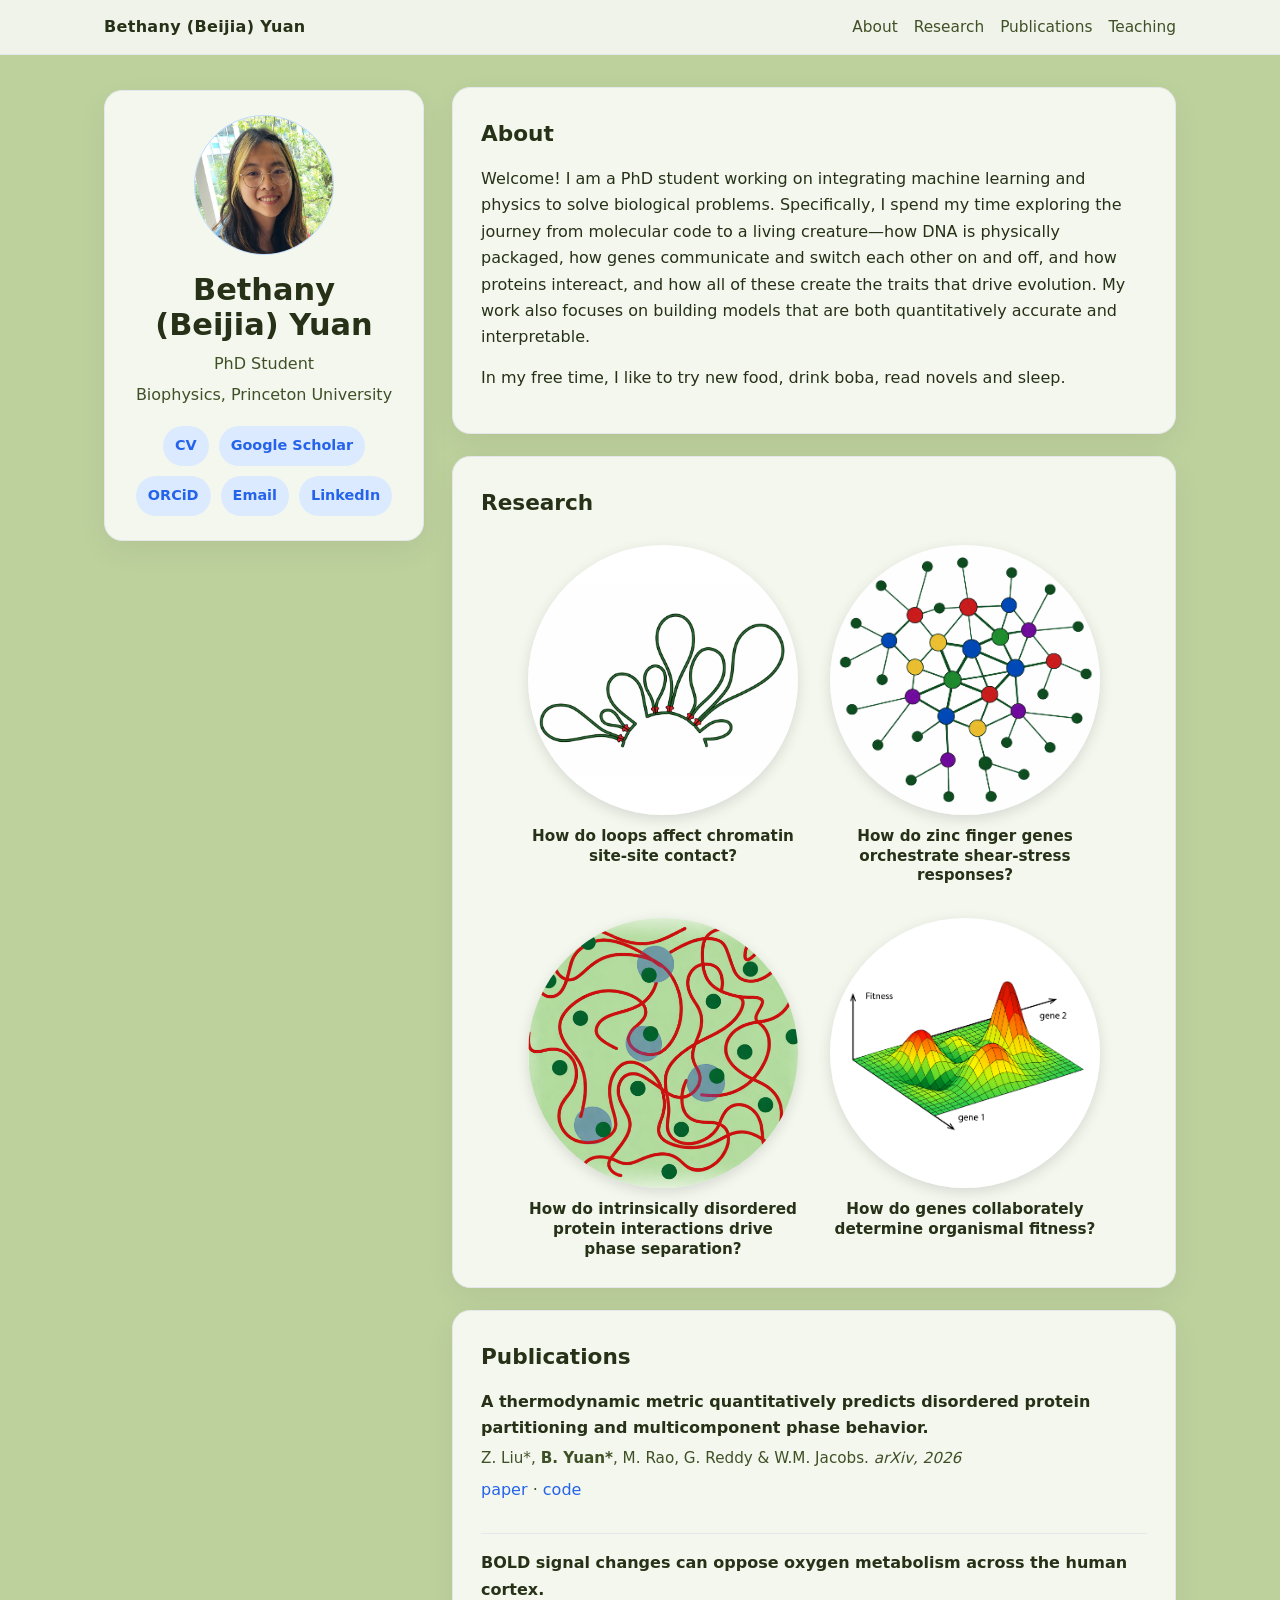
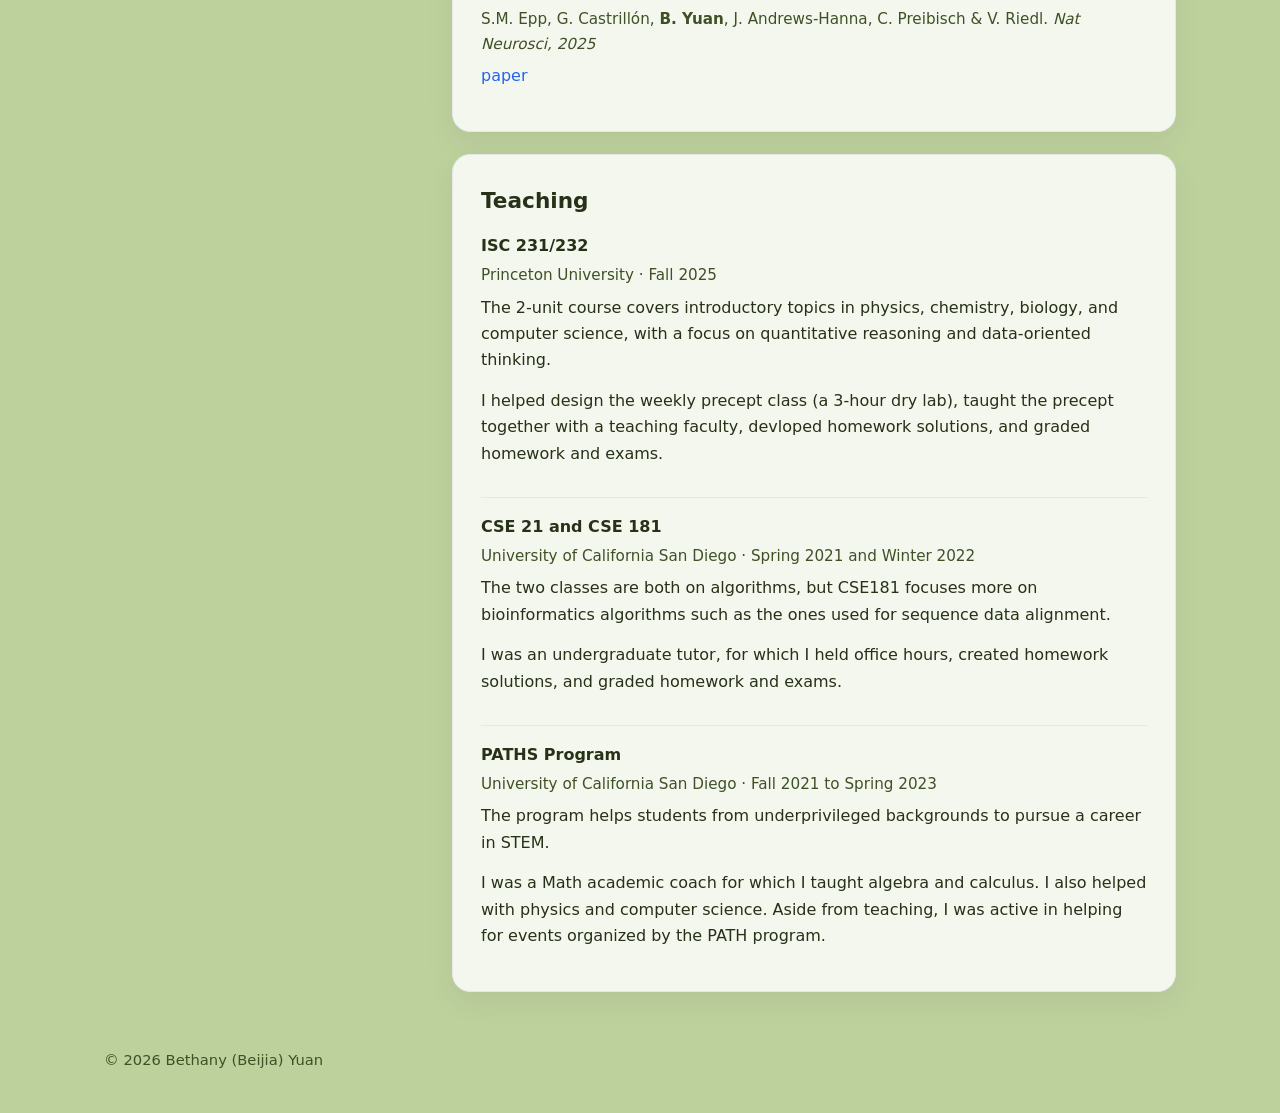
<file: index.html>
<!DOCTYPE html>
<html lang="en">
<head>
  <link rel="stylesheet" href="style.css">
  <meta charset="UTF-8" />
  <meta name="viewport" content="width=device-width, initial-scale=1.0" />
  <title>Academic Profile</title>
  <style>
    :root {
      --bg: #BDD19D;
      --card: #F3F7EE;
      --text: #273117;
      --muted: #405026;
      --line: #e5e7eb;
      --accent: #2563eb;
      --accent-soft: #dbeafe;
      --shadow: 0 10px 30px rgba(0,0,0,0.06);
      --radius: 18px;
      --maxw: 1120px;
    }

    * { box-sizing: border-box; }
    html { scroll-behavior: smooth; }
    body {
      margin: 0;
      font-family: Inter, ui-sans-serif, system-ui, -apple-system, BlinkMacSystemFont, "Segoe UI", sans-serif;
      background: var(--bg);
      color: var(--text);
      line-height: 1.65;
    }

    a {
      color: var(--accent);
      text-decoration: none;
    }

    a:hover { text-decoration: underline; }

    .topbar {
      position: sticky;
      top: 0;
      z-index: 100;
      backdrop-filter: blur(10px);
      background: rgba(247,247,245,0.88);
      border-bottom: 1px solid rgba(229,231,235,0.9);
    }

    .topbar-inner {
      max-width: var(--maxw);
      margin: 0 auto;
      padding: 14px 24px;
      display: flex;
      justify-content: space-between;
      align-items: center;
      gap: 20px;
    }

    .brand {
      font-weight: 700;
      letter-spacing: 0.02em;
      color: var(--text);
    }

    .nav {
      display: flex;
      flex-wrap: wrap;
      gap: 16px;
      font-size: 0.96rem;
    }

    .nav a {
      color: var(--muted);
      font-weight: 500;
    }

    .nav a:hover {
      color: var(--text);
      text-decoration: none;
    }

    .page {
      max-width: var(--maxw);
      margin: 0 auto;
      padding: 32px 24px 56px;
      display: grid;
      grid-template-columns: 320px 1fr;
      gap: 28px;
    }

    .sidebar {
      position: sticky;
      top: 90px;
      align-self: start;
    }

    .card {
      background: var(--card);
      border: 1px solid var(--line);
      border-radius: var(--radius);
      box-shadow: var(--shadow);
    }

    .profile-card {
      padding: 24px;
      text-align: center;
    }

    .avatar {
      width: 140px;
      height: 140px;
      margin: 0 auto 18px;
      border-radius: 50%;
      background: linear-gradient(135deg, #dbeafe, #eff6ff);
      border: 1px solid #bfdbfe;
      display: grid;
      place-items: center;
      font-size: 2.2rem;
      font-weight: 700;
      color: var(--accent);
    }

    h1 {
      font-size: 1.9rem;
      line-height: 1.15;
      margin: 0 0 8px;
    }

    .title, .affiliation {
      color: var(--muted);
      margin: 0;
    }

    .affiliation { margin-top: 4px; }

    .socials {
      display: flex;
      flex-wrap: wrap;
      justify-content: center;
      gap: 10px;
      margin-top: 18px;
    }

    .pill {
      display: inline-block;
      padding: 8px 12px;
      border-radius: 999px;
      background: var(--accent-soft);
      color: var(--accent);
      font-size: 0.9rem;
      font-weight: 600;
    }

    .content {
      display: flex;
      flex-direction: column;
      gap: 22px;
    }

    section {
      padding: 28px;
    }

    h2 {
      margin: 0 0 14px;
      font-size: 1.35rem;
    }

    p {
      margin: 0 0 14px;
    }

    .muted {
      color: var(--muted);
    }

    .item-list {
      display: flex;
      flex-direction: column;
      gap: 16px;
    }

    .item {
      padding-bottom: 16px;
      border-bottom: 1px solid var(--line);
    }

    .item:last-child {
      border-bottom: none;
      padding-bottom: 0;
    }

    .item-title {
      font-weight: 700;
      margin-bottom: 4px;
    }

    .item-meta {
      color: var(--muted);
      font-size: 0.95rem;
      margin-bottom: 6px;
    }

    .badge-row {
      display: flex;
      flex-wrap: wrap;
      gap: 8px;
      margin-top: 10px;
    }

    .badge {
      font-size: 0.82rem;
      color: #374151;
      background: #f3f4f6;
      border: 1px solid #e5e7eb;
      border-radius: 999px;
      padding: 5px 10px;
    }

    footer {
      max-width: var(--maxw);
      margin: 0 auto;
      padding: 0 24px 40px;
      color: var(--muted);
      font-size: 0.92rem;
    }

    @media (max-width: 920px) {
      .page {
        grid-template-columns: 1fr;
      }
      .sidebar {
        position: static;
      }
      .topbar-inner {
        flex-direction: column;
        align-items: flex-start;
      }
    }
  </style>
</head>
<body>
  <header class="topbar">
    <div class="topbar-inner">
      <div class="brand">Bethany (Beijia) Yuan</div>
      <nav class="nav">
        <a href="#about">About</a>
        <a href="#research">Research</a>
        <a href="#publications">Publications</a>
        <a href="#teaching">Teaching</a>
      </nav>
    </div>
  </header>

  <main class="page">
    <aside class="sidebar">
      <div class="card profile-card">
	<div class="avatar">
  	  <img src="images/headshot.png" alt="Your headshot">
	</div>
        <h1>Bethany (Beijia) Yuan</h1>
        <p class="title">PhD Student</p>
        <p class="affiliation">Biophysics, Princeton University</p>

        <div class="socials">
          <a class="pill" href="https://github.com/Beijia-Yuan/byuan.github.io/blob/main/CV_PhD_Y2_BY.pdf">CV</a>
          <a class="pill" href="https://scholar.google.com/citations?user=QVXPaqUAAAAJ">Google Scholar</a>
          <a class="pill" href="https://orcid.org/0009-0009-7269-085X">ORCiD</a>
          <a class="pill" href="mailto:by7175@princeton.edu">Email</a>
          <a class="pill" href="https://www.linkedin.com/in/bethany-beijia-yuan-94b715184/">LinkedIn</a>
      </div>
    </aside>

    <div class="content">
      <section id="about" class="card">
        <h2>About</h2>
        <p>
          Welcome! I am a PhD student working on integrating machine learning and physics to solve biological problems. Specifically, I spend my time exploring the journey from molecular code to a living creature—how DNA is physically packaged, how genes communicate and switch each other on and off, and how proteins intereact, and how all of these create the traits that drive evolution. My work also focuses on building models that are both quantitatively accurate and interpretable.
        </p>
        <p>
          In my free time, I like to try new food, drink boba, read novels and sleep.
        </p>
      </section>

      <section id="research" class="card">
  <h2>Research</h2>

  <div class="research-circles">
    <a class="research-circle-link" href="research/area-one.html">
      <div class="research-circle">
        <img src="images/chromatin_loop.png" alt="Research Area One" />
      </div>
      <div class="research-circle-title">How do loops affect chromatin site-site contact?</div>
    </a>

    <a class="research-circle-link" href="/research/area-two.html">
      <div class="research-circle">
        <img src="images/network.png" alt="Research Area Two" />
      </div>
      <div class="research-circle-title">How do zinc finger genes orchestrate shear-stress responses?</div>
    </a>

    <a class="research-circle-link" href="/research/area-three.html">
      <div class="research-circle">
        <img src="images/idp_mixture.png" alt="Research Area Three" />
      </div>
      <div class="research-circle-title">How do intrinsically disordered protein interactions drive phase separation?</div>
    </a>
    <a class="research-circle-link" href="/research/area-four.html">
      <div class="research-circle">
        <img src="images/fitness.png" alt="Research Area Four" />
      </div>
      <div class="research-circle-title">How do genes collaborately determine organismal fitness? </div>
    </a>
  </div>
</section>

      <section id="publications" class="card">
        <h2>Publications</h2>
        <div class="item-list">
          <div class="item">
            <div class="item-title">A thermodynamic metric quantitatively predicts disordered protein partitioning and multicomponent phase behavior.</div>
            <div class="item-meta">Z. Liu*, <strong>B. Yuan*</strong>, M. Rao, G. Reddy & W.M. Jacobs. <i>arXiv, 2026</i></div>
            <p class="muted">
              <a href="https://arxiv.org/abs/2603.08300">paper</a> · <a href="#">code</a> 
            </p>
          </div>
          <div class="item">
            <div class="item-title">BOLD signal changes can oppose oxygen metabolism across the human cortex.</div>
            <div class="item-meta">S.M. Epp, G. Castrillón, <strong>B. Yuan</strong>, J. Andrews-Hanna, C. Preibisch & V. Riedl. <i>Nat Neurosci, 2025</i></div>
            <p class="muted">
              <a href="https://www.nature.com/articles/s41593-025-02132-9">paper</a> 
            </p>
          </div>
        </div>
      </section>

      <section id="teaching" class="card">
        <h2>Teaching</h2>
        <div class="item-list">
          <div class="item">
            <div class="item-title">ISC 231/232</div>
            <div class="item-meta">Princeton University · Fall 2025</div>
            <p>The 2-unit course covers introductory topics in physics, chemistry, biology, and computer science, with a focus on quantitative reasoning and data-oriented thinking. </p>
            <p>I helped design the weekly precept class (a 3-hour dry lab),  taught the precept together with a teaching faculty, devloped homework solutions, and graded homework and exams. </p>
          </div>
          <div class="item">
            <div class="item-title">CSE 21 and CSE 181</div>
            <div class="item-meta">University of California San Diego · Spring 2021 and Winter 2022</div>
            <p>The two classes are both on algorithms, but CSE181 focuses more on bioinformatics algorithms such as the ones used for sequence data alignment.</p>
            <p>I was an undergraduate tutor, for which I held office hours, created homework solutions, and graded homework and exams.</p>
          </div>
          <div class="item">
            <div class="item-title">PATHS Program</div>
            <div class="item-meta">University of California San Diego · Fall 2021 to Spring 2023</div>
            <p>The program helps students from underprivileged backgrounds to pursue a career in STEM.</p>
            <p>I was a Math academic coach for which I taught algebra and calculus. I also helped with physics and computer science. Aside from teaching, I was active in helping for events organized by the PATH program.</p>
          </div>
        </div>
      </section>

    </div>
  </main>

  <footer>
    © 2026 Bethany (Beijia) Yuan
  </footer>
</body>
</html>
</file>
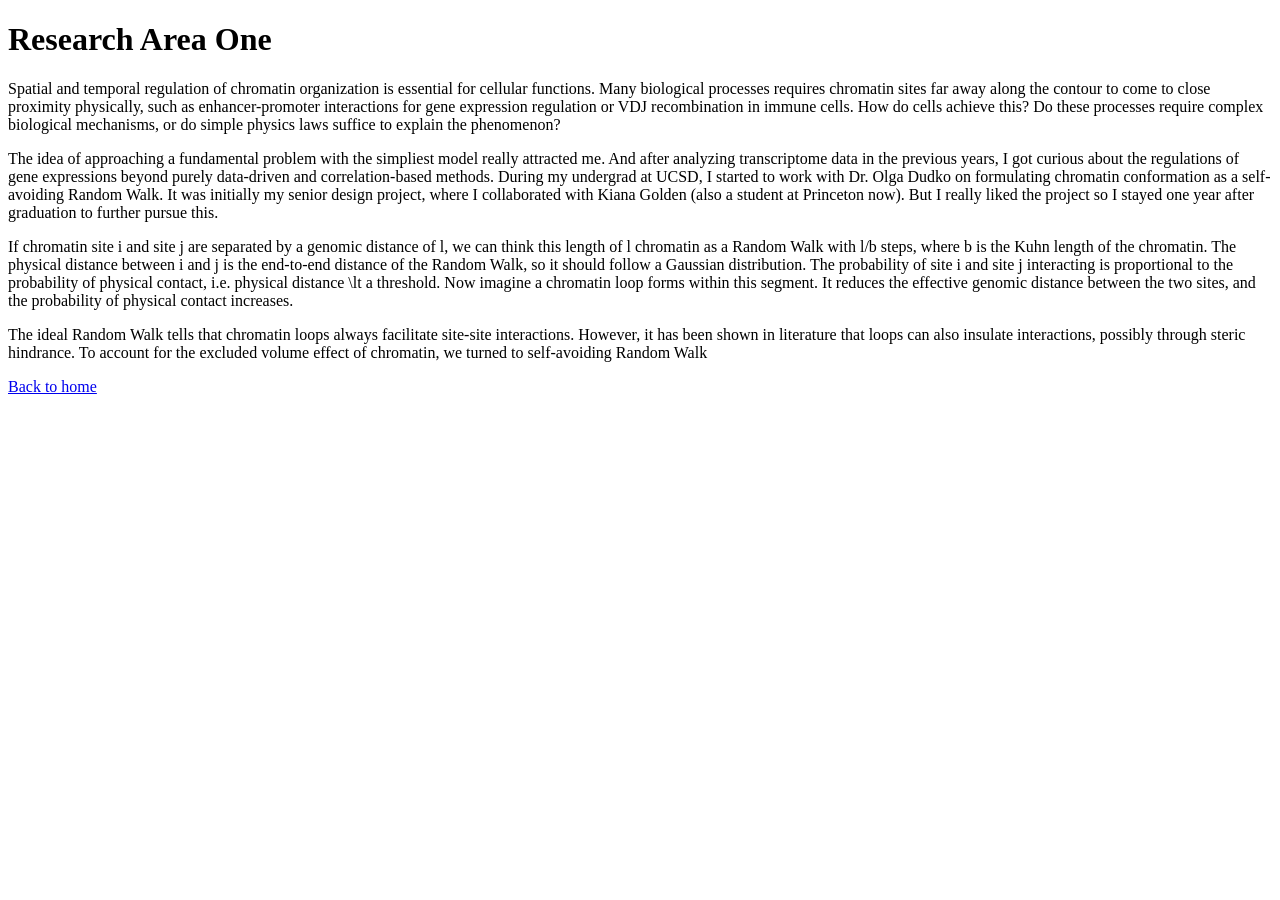
<file: research/area-one.html>
<!DOCTYPE html>
<html lang="en">
<head>
  <meta charset="UTF-8">
  <meta name="viewport" content="width=device-width, initial-scale=1.0">
  <title>How do loops affect chromatin site-site contact</title>
  <link rel="stylesheet" href="../style.css">
</head>
<body>
  <h1>Research Area One</h1>
  <p>Spatial and temporal regulation of chromatin organization is essential for cellular functions. Many biological processes requires chromatin sites far away along the contour to come to close proximity physically, such as enhancer-promoter interactions for gene expression regulation or VDJ recombination in immune cells. How do cells achieve this? Do these processes require complex biological mechanisms, or do simple physics laws suffice to explain the phenomenon? </p>
  <p>The idea of approaching a fundamental problem with the simpliest model really attracted me. And after analyzing transcriptome data in the previous years, I got curious about the regulations of gene expressions beyond purely data-driven and correlation-based methods. During my undergrad at UCSD, I started to work with Dr. Olga Dudko on formulating chromatin conformation as a self-avoiding Random Walk. It was initially my senior design project, where I collaborated with Kiana Golden (also a student at Princeton now). But I really liked the project so I stayed one year after graduation to further pursue this.</p>
  <p>If chromatin site i and site j are separated by a genomic distance of l, we can think this length of l chromatin as a Random Walk with l/b steps, where b is the Kuhn length of the chromatin. The physical distance between i and j is the end-to-end distance of the Random Walk, so it should follow a Gaussian distribution. The probability of site i and site j interacting is proportional to the probability of physical contact, i.e. physical distance \lt a threshold.  Now imagine a chromatin loop forms within this segment. It reduces the effective genomic distance between the two sites, and the probability of physical contact increases.</p>
  <p>The ideal Random Walk tells that chromatin loops always facilitate site-site interactions. However, it has been shown in literature that loops can also insulate interactions, possibly through steric hindrance. To account for the excluded volume effect of chromatin, we turned to self-avoiding Random Walk</p>

  <a href="../index.html">Back to home</a>
</body>
</html>
</file>
<file: style.css>
.research-circles {
  display: flex;
  flex-wrap: wrap;
  gap: 2rem;
  justify-content: center;
  margin-top: 1.5rem;
}

.research-circle-link {
  text-decoration: none;
  color: inherit;
  text-align: center;
  display: inline-flex;
  flex-direction: column;
  align-items: center;
  transition: transform 0.2s ease;
  width: 270px;
  white-space: normal;
}

.research-circle-link:hover {
  transform: translateY(-4px);
}

.research-circle {
  width: 270px;
  height: 270px;
  border-radius: 50%;
  overflow: hidden;
  box-shadow: 0 4px 14px rgba(0, 0, 0, 0.12);
  margin-bottom: 0.75rem;
}

.research-circle img {
  width: 100%;
  height: 100%;
  object-fit: contain;
  display: block;
}

.research-circle-title {
  font-size: 0.95rem;
  font-weight: 600;
  line-height: 1.3;
}

.avatar {
  width: 48px;
  height: 48px;
  border-radius: 50%;
  overflow: hidden;
  display: inline-block;
}

.avatar img {
  width: 100%;
  height: 100%;
  object-fit: contain;
  display: block;
}
</file>
